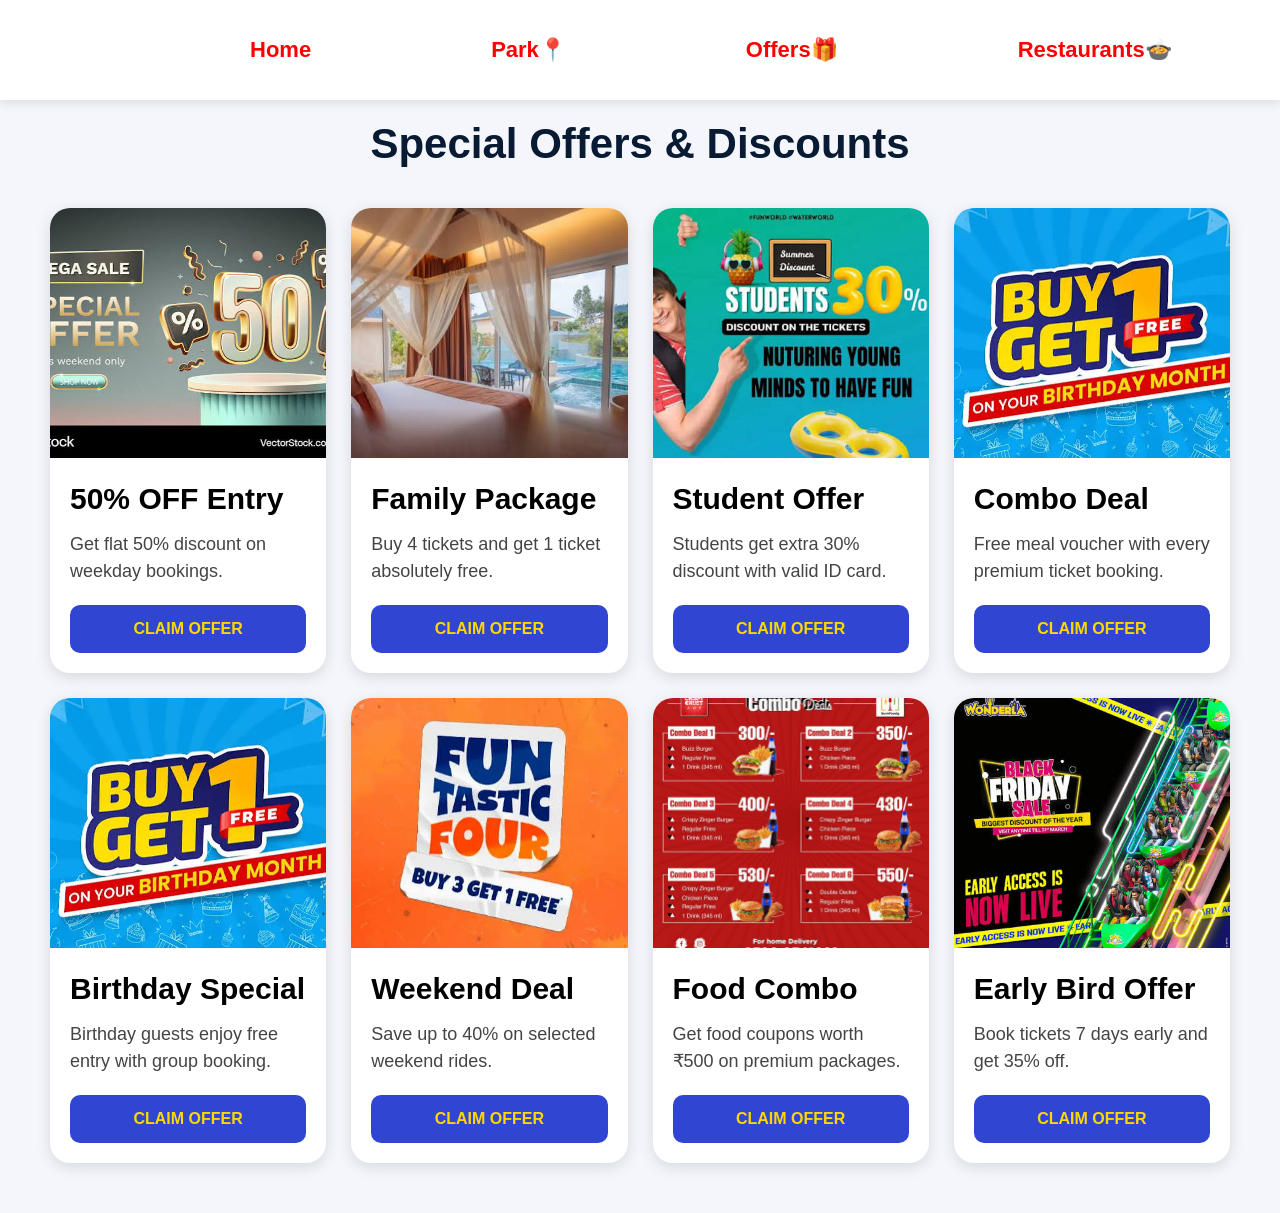
<file: offers.html>
<!DOCTYPE html>
<html lang="en">
<head>
    <meta charset="UTF-8">
    <meta name="viewport" content="width=device-width, initial-scale=1.0">
    <title>Thrillera Offers</title>
    <link rel="stylesheet" href="OFFER.css">
</head>
<body>

<header>
    <nav>
        <ul>
            <li><a href="index.html">Home</a></li>
            <li><a href="park.html">Park📍</a></li>
            <li><a href="#">Offers🎁</a></li>
            <li><a href="restaurtant.html">Restaurants🍲</a></li>
            <li><a href="rides.html">Rides🎢</a></li>
        </ul>
    </nav>

    <div class="book-btn">
        <button>Book Tickets</button>
    </div>
</header>

<section class="offers-section">
    <h2 class="section-title">Special Offers & Discounts</h2>

    <div class="offers-container">

        <div class="offer-card">
            <img src="fifty.jpeg" alt="">
            <div class="offer-content">
                <h3>50% OFF Entry</h3>
                <p>Get flat 50% discount on weekday bookings.</p>
                <a href="#" class="offer-btn">CLAIM OFFER</a>
            </div>
        </div>

        <div class="offer-card">
            <img src="family package.jpeg" alt="">
            <div class="offer-content">
                <h3>Family Package</h3>
                <p>Buy 4 tickets and get 1 ticket absolutely free.</p>
                <a href="#" class="offer-btn">CLAIM OFFER</a>
            </div>
        </div>

        <div class="offer-card">
            <img src="students.jpeg" alt="">
            <div class="offer-content">
                <h3>Student Offer</h3>
                <p>Students get extra 30% discount with valid ID card.</p>
                <a href="#" class="offer-btn">CLAIM OFFER</a>
            </div>
        </div>

        <div class="offer-card">
            <img src="combo.jpeg" alt="">
            <div class="offer-content">
                <h3>Combo Deal</h3>
                <p>Free meal voucher with every premium ticket booking.</p>
                <a href="#" class="offer-btn">CLAIM OFFER</a>
            </div>
        </div>

        <div class="offer-card">
            <img src="birthday.jpeg" alt="">
            <div class="offer-content">
                <h3>Birthday Special</h3>
                <p>Birthday guests enjoy free entry with group booking.</p>
                <a href="#" class="offer-btn">CLAIM OFFER</a>
            </div>
        </div>

        <div class="offer-card">
            <img src="deal.jpeg" alt="">
            <div class="offer-content">
                <h3>Weekend Deal</h3>
                <p>Save up to 40% on selected weekend rides.</p>
                <a href="#" class="offer-btn">CLAIM OFFER</a>
            </div>
        </div>

        <div class="offer-card">
            <img src="food.jpeg" alt="">
            <div class="offer-content">
                <h3>Food Combo</h3>
                <p>Get food coupons worth ₹500 on premium packages.</p>
                <a href="#" class="offer-btn">CLAIM OFFER</a>
            </div>
        </div>

        <div class="offer-card">
            <img src="early.jpeg" alt="">
            <div class="offer-content">
                <h3>Early Bird Offer</h3>
                <p>Book tickets 7 days early and get 35% off.</p>
                <a href="#" class="offer-btn">CLAIM OFFER</a>
            </div>
        </div>

    </div>
</section>

</body>
</html>
</file>
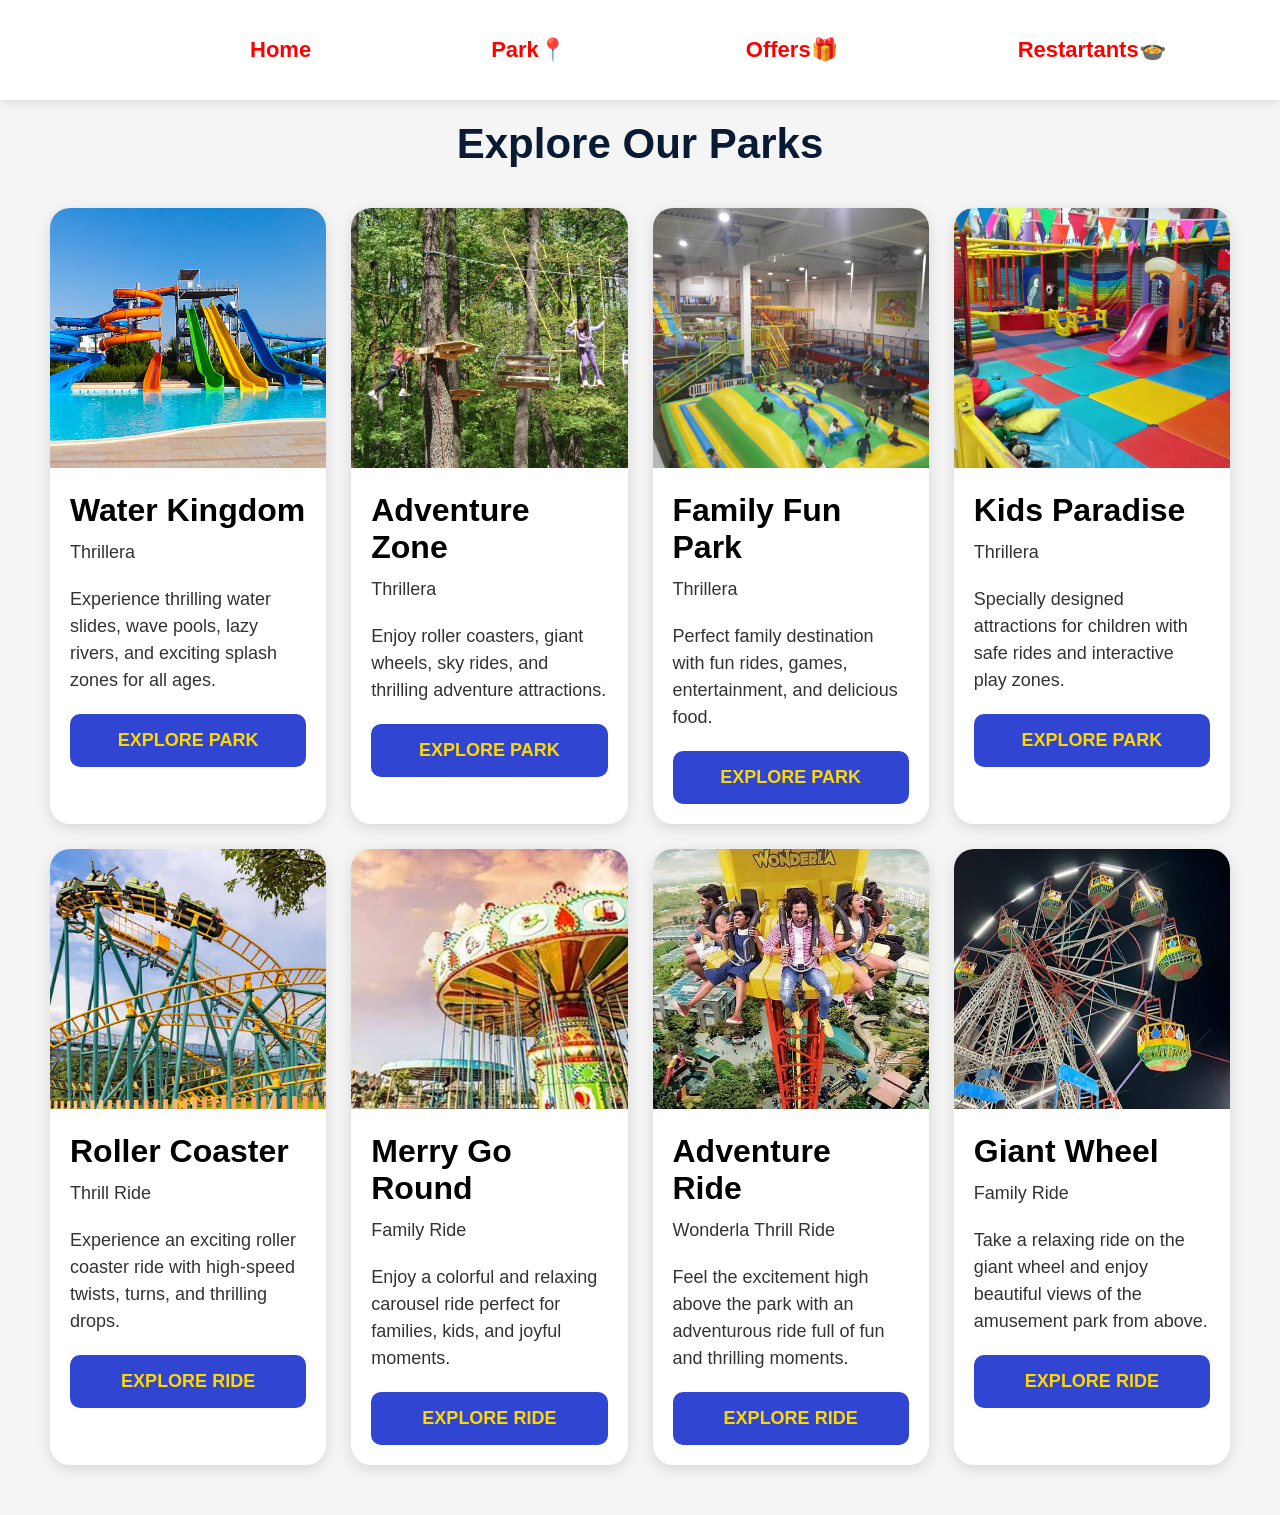
<file: park.html>
<!doctype html>
<html lang="en">
  <head>
    <meta charset="UTF-8" />
    <meta name="viewport" content="width=device-width, initial-scale=1.0" />
    <title>Thrillera</title>
    <link rel="stylesheet" href="book.css" />
  </head>
  <body>
    <header>
     
      </div>
      <nav>
        <ul>
          <li><a href="index.html">Home</a></li>
          <li><a href="#">Park📍</a></li>
          <li><a href="offers.html">Offers🎁</a></li>
          <li><a href="restaurtant.html">Restartants🍲</a></li>
          <!-- <li><a href="#">Events</a></li>
          <li><a href="#">Tickets</a></li> -->
          <li><a href="rides.html">Rides🎢</a></li>
    
        </ul>
      </nav>
      <div class="book-btn">
        <button>Book Tickets</button>
      </div>
    </header>
    <section class="parks-section">
    <h2 class="section-title">Explore Our Parks</h2>

    <div class="parks-container">

        <div class="park-card">
            <img src="waterpark.jpg" alt="Water Park">
            <div class="park-content">
                <h3>Water Kingdom</h3>
                <p class="location">Thrillera</p>
                <p>
                    Experience thrilling water slides, wave pools, lazy rivers,
                    and exciting splash zones for all ages.
                </p>
                <a href="#" class="park-btn">EXPLORE PARK</a>
            </div>
        </div>

        <div class="park-card">
            <img src="adventurepark.jpg" alt="Adventure Park">
            <div class="park-content">
                <h3>Adventure Zone</h3>
                <p class="location">Thrillera</p>
                <p>
                    Enjoy roller coasters, giant wheels, sky rides,
                    and thrilling adventure attractions.
                </p>
                <a href="#" class="park-btn">EXPLORE PARK</a>
            </div>
        </div>

        <div class="park-card">
            <img src="family.jpg" alt="Family Park">
            <div class="park-content">
                <h3>Family Fun Park</h3>
                <p class="location">Thrillera</p>
                <p>
                    Perfect family destination with fun rides,
                    games, entertainment, and delicious food.
                </p>
                <a href="#" class="park-btn">EXPLORE PARK</a>
            </div>
        </div>

        <div class="park-card">
            <img src="kids.jpeg" alt="Kids Park">
            <div class="park-content">
                <h3>Kids Paradise</h3>
                <p class="location">Thrillera</p>
                <p>
                    Specially designed attractions for children with safe
                    rides and interactive play zones.
                </p>
                <a href="#" class="park-btn">EXPLORE PARK</a>
            </div>
        </div>
<div class="park-card"> 
    <img src="Tapel.jpeg" alt="Roller Coaster"> 
    <div class="park-content"> 
        <h3>Roller Coaster</h3> 
        <p class="location">Thrill Ride</p> 
        <p> 
            Experience an exciting roller coaster ride with 
            high-speed twists, turns, and thrilling drops. 
        </p> 
        <a href="#" class="park-btn">EXPLORE RIDE</a> 
    </div> 
</div> 

<div class="park-card"> 
    <img src="jaint.jpeg" alt="Merry Go Round"> 
    <div class="park-content"> 
        <h3>Merry Go Round</h3> 
        <p class="location">Family Ride</p> 
        <p> 
            Enjoy a colorful and relaxing carousel ride 
            perfect for families, kids, and joyful moments. 
        </p> 
        <a href="#" class="park-btn">EXPLORE RIDE</a> 
    </div> 
</div> 

<div class="park-card"> 
    <img src="Bike.jpeg" alt="Adventure Ride"> 
    <div class="park-content"> 
        <h3>Adventure Ride</h3> 
        <p class="location">Wonderla Thrill Ride</p> 
        <p> 
            Feel the excitement high above the park with 
            an adventurous ride full of fun and thrilling moments. 
        </p> 
        <a href="#" class="park-btn">EXPLORE RIDE</a> 
    </div> 
</div> 

<div class="park-card"> 
    <img src="Gaint.jpeg" alt="Giant Wheel"> 
    <div class="park-content"> 
        <h3>Giant Wheel</h3> 
        <p class="location">Family Ride</p> 
        <p> 
            Take a relaxing ride on the giant wheel and enjoy 
            beautiful views of the amusement park from above. 
        </p> 
        <a href="#" class="park-btn">EXPLORE RIDE</a> 
    </div> 
</div>
    </div>
</section>
</file>
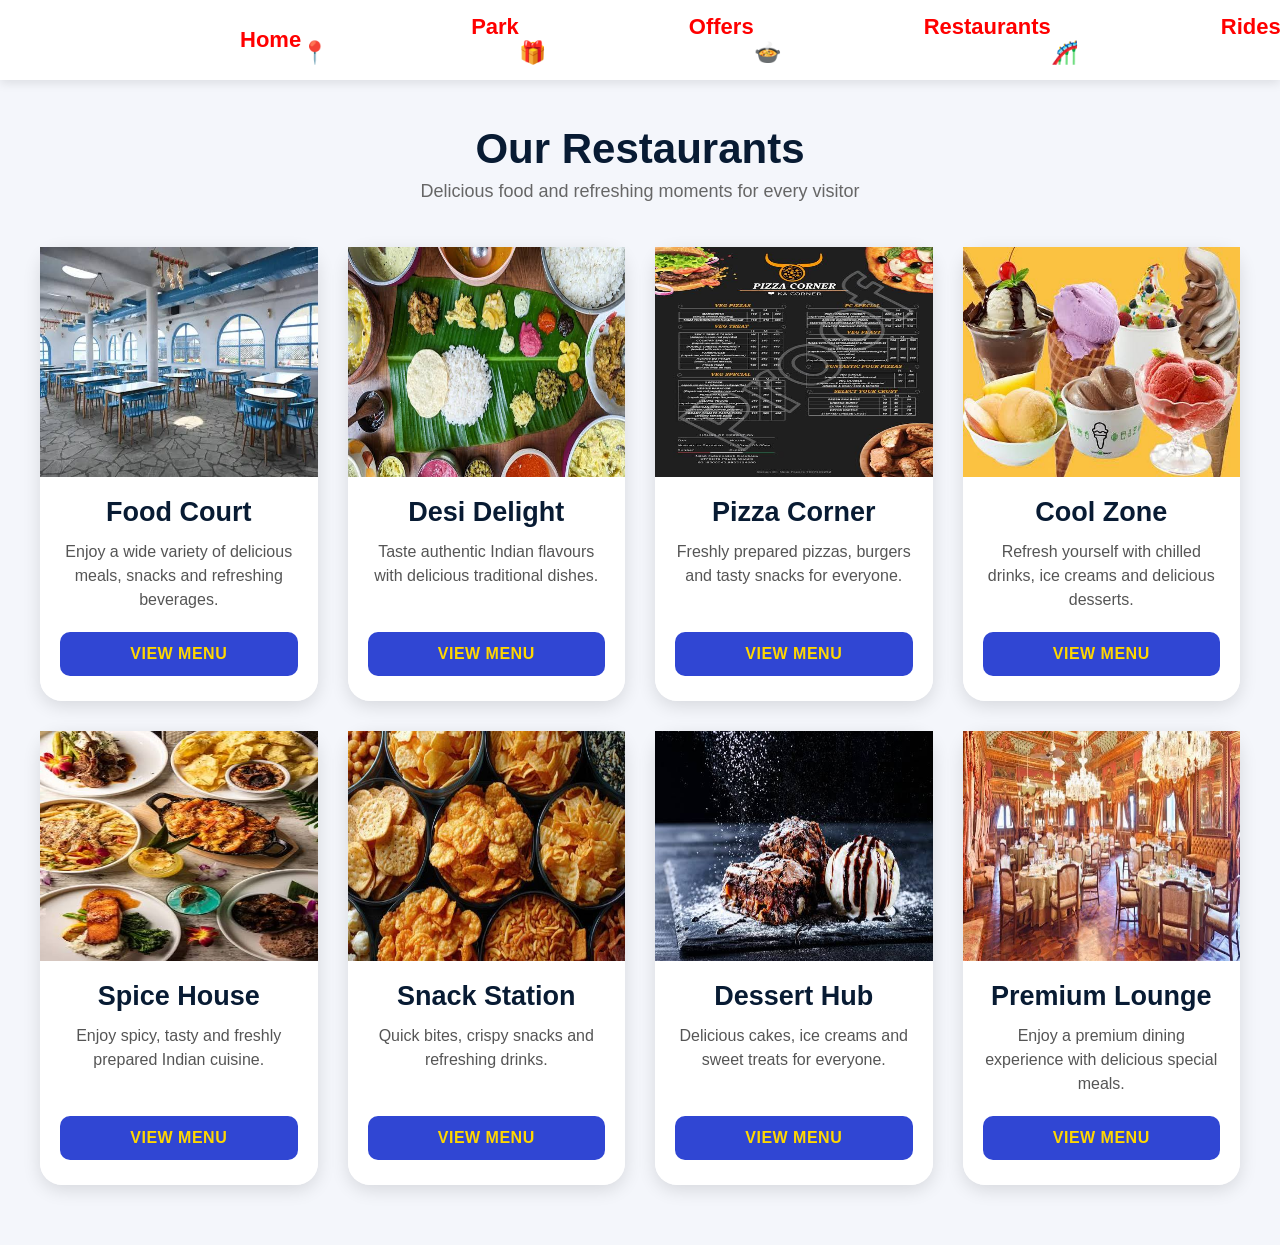
<file: restaurtant.html>
<!DOCTYPE html>
<html lang="en">

<head>
    <meta charset="UTF-8">
    <meta name="viewport" content="width=device-width, initial-scale=1.0">

    <title>Thrillera Restaurants</title>

    <link rel="stylesheet" href="restaurant.css">
</head>

<body>


<!-- ================= HEADER ================= -->

<header>

    <nav>
        <ul>

            <li>
                <a href="index.html">Home</a>
            </li>

            <li>
                <a href="park.html">Park📍</a>
            </li>

            <li>
                <a href="offers.html">Offers🎁</a>
            </li>

            <li>
                <a href="#">Restaurants🍲</a>
            </li>

            <li>
                <a href="rides.html">Rides🎢</a>
            </li>

        </ul>
    </nav>


    <div class="book-btn">
        <button>Book Tickets</button>
    </div>

</header>



<!-- ================= RESTAURANT SECTION ================= -->

<section class="restaurant-section">


    <h2 class="section-title">
        Our Restaurants
    </h2>


    <p class="section-subtitle">
        Delicious food and refreshing moments for every visitor
    </p>



    <!-- ================= 8 RESTAURANT CARDS ================= -->

    <div class="restaurant-container">


        <!-- ================= RESTAURANT 1 ================= -->

        <div class="restaurant-card">

            <div class="restaurant-image"
                 style="--restaurant-image:url('big\ c.jpeg');">

                <div class="image-tiles">

                    <span style="--pos:0 0;"></span>
                    <span style="--pos:50% 0;"></span>
                    <span style="--pos:100% 0;"></span>

                    <span style="--pos:0 50%;"></span>
                    <span style="--pos:50% 50%;"></span>
                    <span style="--pos:100% 50%;"></span>

                    <span style="--pos:0 100%;"></span>
                    <span style="--pos:50% 100%;"></span>
                    <span style="--pos:100% 100%;"></span>

                </div>

            </div>


            <div class="restaurant-content">

                <h3>Food Court</h3>

                <p>
                    Enjoy a wide variety of delicious meals,
                    snacks and refreshing beverages.
                </p>

                <a href="#" class="restaurant-btn">
                    VIEW MENU
                </a>

            </div>

        </div>



        <!-- ================= RESTAURANT 2 ================= -->

        <div class="restaurant-card">

            <div class="restaurant-image"
                 style="--restaurant-image:url('Traditional.jpeg');">

                <div class="image-tiles">

                    <span style="--pos:0 0;"></span>
                    <span style="--pos:50% 0;"></span>
                    <span style="--pos:100% 0;"></span>

                    <span style="--pos:0 50%;"></span>
                    <span style="--pos:50% 50%;"></span>
                    <span style="--pos:100% 50%;"></span>

                    <span style="--pos:0 100%;"></span>
                    <span style="--pos:50% 100%;"></span>
                    <span style="--pos:100% 100%;"></span>

                </div>

            </div>


            <div class="restaurant-content">

                <h3>Desi Delight</h3>

                <p>
                    Taste authentic Indian flavours with
                    delicious traditional dishes.
                </p>

                <a href="#" class="restaurant-btn">
                    VIEW MENU
                </a>

            </div>

        </div>



        <!-- ================= RESTAURANT 3 ================= -->

        <div class="restaurant-card">

            <div class="restaurant-image"
                 style="--restaurant-image:url('corner.jpeg');">

                <div class="image-tiles">

                    <span style="--pos:0 0;"></span>
                    <span style="--pos:50% 0;"></span>
                    <span style="--pos:100% 0;"></span>

                    <span style="--pos:0 50%;"></span>
                    <span style="--pos:50% 50%;"></span>
                    <span style="--pos:100% 50%;"></span>

                    <span style="--pos:0 100%;"></span>
                    <span style="--pos:50% 100%;"></span>
                    <span style="--pos:100% 100%;"></span>

                </div>

            </div>


            <div class="restaurant-content">

                <h3>Pizza Corner</h3>

                <p>
                    Freshly prepared pizzas, burgers and
                    tasty snacks for everyone.
                </p>

                <a href="#" class="restaurant-btn">
                    VIEW MENU
                </a>

            </div>

        </div>



        <!-- ================= RESTAURANT 4 ================= -->

        <div class="restaurant-card">

            <div class="restaurant-image"
                 style="--restaurant-image:url('ice\ shop.jpeg');">

                <div class="image-tiles">

                    <span style="--pos:0 0;"></span>
                    <span style="--pos:50% 0;"></span>
                    <span style="--pos:100% 0;"></span>

                    <span style="--pos:0 50%;"></span>
                    <span style="--pos:50% 50%;"></span>
                    <span style="--pos:100% 50%;"></span>

                    <span style="--pos:0 100%;"></span>
                    <span style="--pos:50% 100%;"></span>
                    <span style="--pos:100% 100%;"></span>

                </div>

            </div>


            <div class="restaurant-content">

                <h3>Cool Zone</h3>

                <p>
                    Refresh yourself with chilled drinks,
                    ice creams and delicious desserts.
                </p>

                <a href="#" class="restaurant-btn">
                    VIEW MENU
                </a>

            </div>

        </div>



        <!-- ================= RESTAURANT 5 ================= -->

        <div class="restaurant-card">

            <div class="restaurant-image"
                 style="--restaurant-image:url('spice.jpeg');">

                <div class="image-tiles">

                    <span style="--pos:0 0;"></span>
                    <span style="--pos:50% 0;"></span>
                    <span style="--pos:100% 0;"></span>

                    <span style="--pos:0 50%;"></span>
                    <span style="--pos:50% 50%;"></span>
                    <span style="--pos:100% 50%;"></span>

                    <span style="--pos:0 100%;"></span>
                    <span style="--pos:50% 100%;"></span>
                    <span style="--pos:100% 100%;"></span>

                </div>

            </div>


            <div class="restaurant-content">

                <h3>Spice House</h3>

                <p>
                    Enjoy spicy, tasty and freshly prepared
                    Indian cuisine.
                </p>

                <a href="#" class="restaurant-btn">
                    VIEW MENU
                </a>

            </div>

        </div>



        <!-- ================= RESTAURANT 6 ================= -->

        <div class="restaurant-card">

            <div class="restaurant-image"
                 style="--restaurant-image:url('snack.jpeg');">

                <div class="image-tiles">

                    <span style="--pos:0 0;"></span>
                    <span style="--pos:50% 0;"></span>
                    <span style="--pos:100% 0;"></span>

                    <span style="--pos:0 50%;"></span>
                    <span style="--pos:50% 50%;"></span>
                    <span style="--pos:100% 50%;"></span>

                    <span style="--pos:0 100%;"></span>
                    <span style="--pos:50% 100%;"></span>
                    <span style="--pos:100% 100%;"></span>

                </div>

            </div>


            <div class="restaurant-content">

                <h3>Snack Station</h3>

                <p>
                    Quick bites, crispy snacks and
                    refreshing drinks.
                </p>

                <a href="#" class="restaurant-btn">
                    VIEW MENU
                </a>

            </div>

        </div>



        <!-- ================= RESTAURANT 7 ================= -->

        <div class="restaurant-card">

            <div class="restaurant-image"
                 style="--restaurant-image:url('brown.jpeg');">

                <div class="image-tiles">

                    <span style="--pos:0 0;"></span>
                    <span style="--pos:50% 0;"></span>
                    <span style="--pos:100% 0;"></span>

                    <span style="--pos:0 50%;"></span>
                    <span style="--pos:50% 50%;"></span>
                    <span style="--pos:100% 50%;"></span>

                    <span style="--pos:0 100%;"></span>
                    <span style="--pos:50% 100%;"></span>
                    <span style="--pos:100% 100%;"></span>

                </div>

            </div>


            <div class="restaurant-content">

                <h3>Dessert Hub</h3>

                <p>
                    Delicious cakes, ice creams and
                    sweet treats for everyone.
                </p>

                <a href="#" class="restaurant-btn">
                    VIEW MENU
                </a>

            </div>

        </div>



        <!-- ================= RESTAURANT 8 ================= -->

        <div class="restaurant-card">

            <div class="restaurant-image"
                 style="--restaurant-image:url('Premium.jpeg');">

                <div class="image-tiles">

                    <span style="--pos:0 0;"></span>
                    <span style="--pos:50% 0;"></span>
                    <span style="--pos:100% 0;"></span>

                    <span style="--pos:0 50%;"></span>
                    <span style="--pos:50% 50%;"></span>
                    <span style="--pos:100% 50%;"></span>

                    <span style="--pos:0 100%;"></span>
                    <span style="--pos:50% 100%;"></span>
                    <span style="--pos:100% 100%;"></span>

                </div>

            </div>


            <div class="restaurant-content">

                <h3>Premium Lounge</h3>

                <p>
                    Enjoy a premium dining experience
                    with delicious special meals.
                </p>

                <a href="#" class="restaurant-btn">
                    VIEW MENU
                </a>

            </div>

        </div>


    </div>

</section>


</body>
</html>
</file>
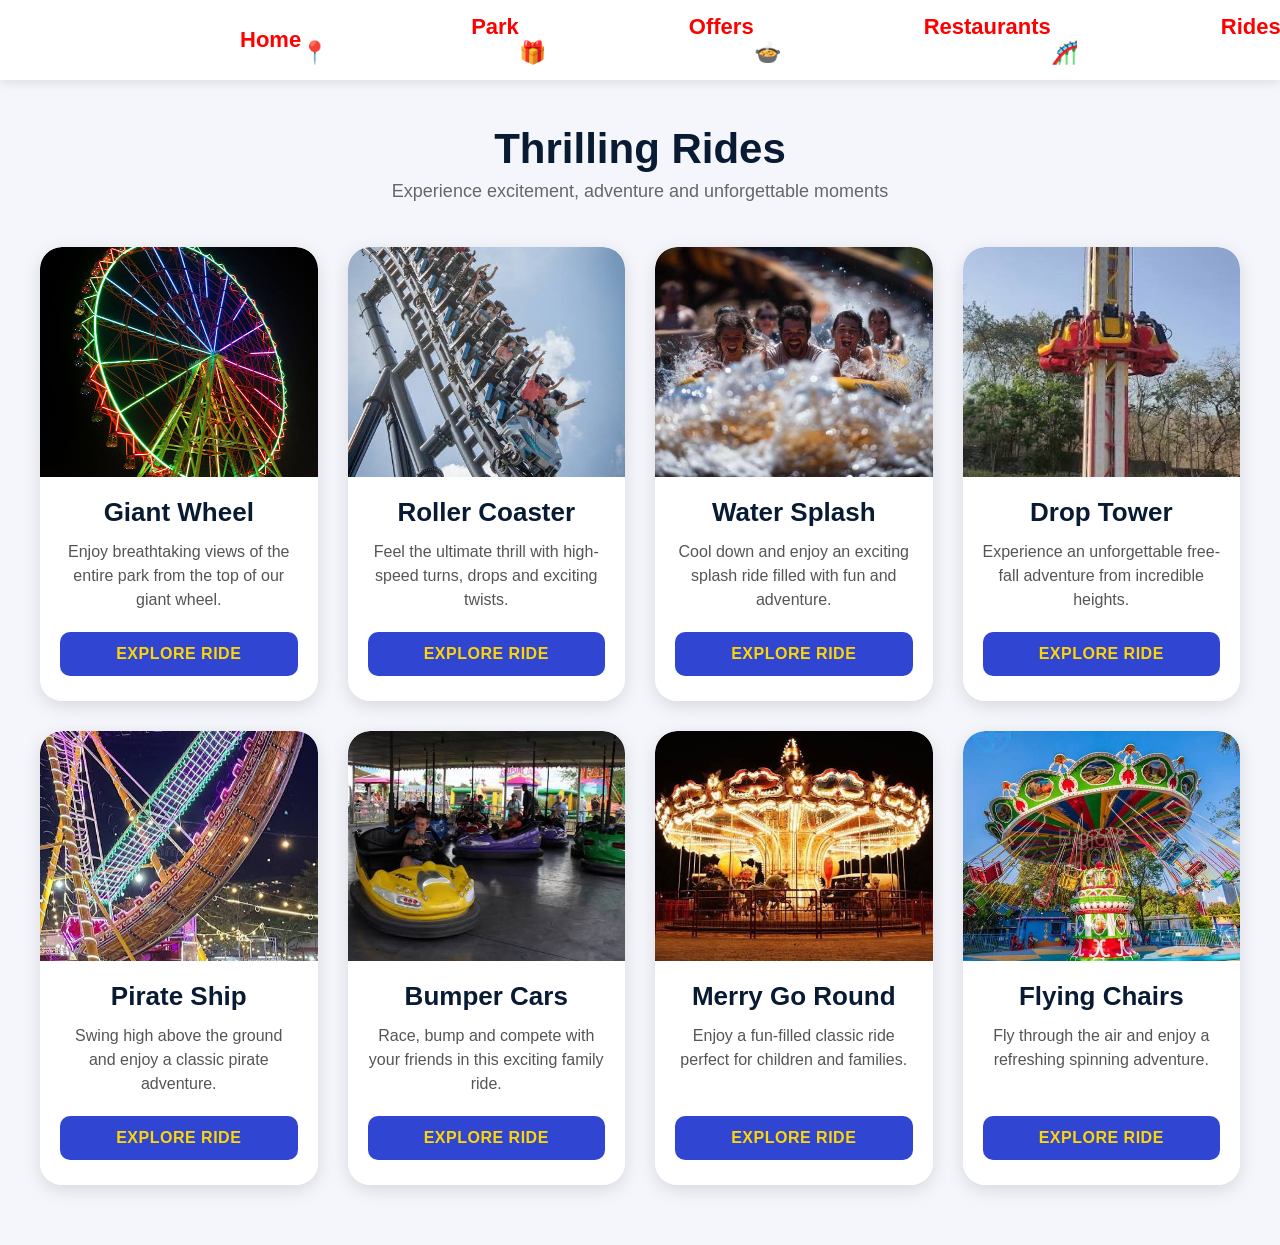
<file: rides.html>
<!DOCTYPE html>
<html lang="en">

<head>
    <meta charset="UTF-8">
    <meta name="viewport" content="width=device-width, initial-scale=1.0">

    <title>Thrillera Rides</title>

    <link rel="stylesheet" href="RIDES.css">
</head>

<body>


<!-- ================= HEADER ================= -->

<header>

    <nav>
        <ul>

            <li>
                <a href="index.html">Home</a>
            </li>

            <li>
                <a href="park.html">Park📍</a>
            </li>

            <li>
                <a href="offers.html">Offers🎁</a>
            </li>

            <li>
                <a href="restaurtant.html">Restaurants🍲</a>
            </li>

            <li>
                <a href="#">Rides🎢</a>
            </li>

        </ul>
    </nav>


    <div class="book-btn">
        <button>Book Tickets</button>
    </div>

</header>



<!-- ================= RIDES SECTION ================= -->

<section class="rides-section">


    <h2 class="section-title">
        Thrilling Rides
    </h2>


    <p class="section-subtitle">
        Experience excitement, adventure and unforgettable moments
    </p>



    <!-- ================= RIDES CONTAINER ================= -->

    <div class="rides-container">


        <!-- ================= RIDE 1 ================= -->

        <div class="ride-card">

            <img src="Gaints.jpeg" alt="Giant Wheel">

            <div class="ride-content">

                <h3>Giant Wheel</h3>

                <p>
                    Enjoy breathtaking views of the entire
                    park from the top of our giant wheel.
                </p>

                <a href="#" class="ride-btn">
                    EXPLORE RIDE
                </a>

            </div>

        </div>



        <!-- ================= RIDE 2 ================= -->

        <div class="ride-card">

            <img src="rollers.jpeg" alt="Roller Coaster">

            <div class="ride-content">

                <h3>Roller Coaster</h3>

                <p>
                    Feel the ultimate thrill with high-speed
                    turns, drops and exciting twists.
                </p>

                <a href="#" class="ride-btn">
                    EXPLORE RIDE
                </a>

            </div>

        </div>



        <!-- ================= RIDE 3 ================= -->

        <div class="ride-card">

            <img src="waterride.jpeg" alt="Water Ride">

            <div class="ride-content">

                <h3>Water Splash</h3>

                <p>
                    Cool down and enjoy an exciting splash
                    ride filled with fun and adventure.
                </p>

                <a href="#" class="ride-btn">
                    EXPLORE RIDE
                </a>

            </div>

        </div>



        <!-- ================= RIDE 4 ================= -->

        <div class="ride-card">

            <img src="Drop.jpeg" alt="Drop Tower">

            <div class="ride-content">

                <h3>Drop Tower</h3>

                <p>
                    Experience an unforgettable free-fall
                    adventure from incredible heights.
                </p>

                <a href="#" class="ride-btn">
                    EXPLORE RIDE
                </a>

            </div>

        </div>



        <!-- ================= RIDE 5 ================= -->

        <div class="ride-card">

            <img src="ship.jpeg" alt="Pirate Ship">

            <div class="ride-content">

                <h3>Pirate Ship</h3>

                <p>
                    Swing high above the ground and enjoy
                    a classic pirate adventure.
                </p>

                <a href="#" class="ride-btn">
                    EXPLORE RIDE
                </a>

            </div>

        </div>



        <!-- ================= RIDE 6 ================= -->

        <div class="ride-card">

            <img src="cars.jpeg" alt="Bumper Cars">

            <div class="ride-content">

                <h3>Bumper Cars</h3>

                <p>
                    Race, bump and compete with your friends
                    in this exciting family ride.
                </p>

                <a href="#" class="ride-btn">
                    EXPLORE RIDE
                </a>

            </div>

        </div>



        <!-- ================= RIDE 7 ================= -->

        <div class="ride-card">

            <img src="mery.jpeg" alt="Merry Go Round">

            <div class="ride-content">

                <h3>Merry Go Round</h3>

                <p>
                    Enjoy a fun-filled classic ride perfect
                    for children and families.
                </p>

                <a href="#" class="ride-btn">
                    EXPLORE RIDE
                </a>

            </div>

        </div>



        <!-- ================= RIDE 8 ================= -->

        <div class="ride-card">

            <img src="fly.jpeg" alt="Flying Chairs">

            <div class="ride-content">

                <h3>Flying Chairs</h3>

                <p>
                    Fly through the air and enjoy a refreshing
                    spinning adventure.
                </p>

                <a href="#" class="ride-btn">
                    EXPLORE RIDE
                </a>

            </div>

        </div>


    </div>

</section>


</body>
</html>
</file>
<file: OFFER.css>
*{ 
    margin:0; 
    padding:0; 
    box-sizing:border-box; 
    font-family:'Poppins',sans-serif; 
} 
 
body{ 
    background:#f4f6fb; 
    overflow-x:hidden; 
} 


/* =========================================================
   HEADER
   ========================================================= */

header{ 
    position:fixed; 
    top:0; 
    left:0; 
    width:100%; 
    display:flex; 
    justify-content:space-between; 
    align-items:center; 
    padding:20px 70px; 
    background:#fff; 
    box-shadow:0 3px 10px rgba(0,0,0,0.1); 
    z-index:1000; 
} 


/* =========================================================
   NAVIGATION
   ========================================================= */

nav ul{ 
    display:flex; 
    list-style:none; 
    align-items:center;
} 
 
nav ul li a{ 
    display:block;
    text-decoration:none; 
    color:red; 
    font-size:22px; 
    font-weight:600; 
    margin-left:180px; 
    text-align:center;
    white-space:nowrap;
} 
 
nav ul li a:hover{ 
    color:#FFD54F; 
    font-family:lucida handwriting; 
} 


/* =========================================================
   BOOK BUTTON
   ========================================================= */

.book-btn button{ 
    background:#FFD54F; 
    border:none; 
    padding:15px 25px; 
    border-radius:8px; 
    font-weight:bold; 
    cursor:pointer; 
    transition:0.3s;
} 

.book-btn button:hover{
    transform:translateY(-4px);
}


/* =========================================================
   OFFERS SECTION
   ========================================================= */

.offers-section{ 
    padding:120px 50px 50px; 
} 
 
.section-title{ 
    text-align:center; 
    font-size:42px; 
    color:#081b33; 
    margin-bottom:40px; 
} 


/* =========================================================
   OFFERS GRID
   ========================================================= */

.offers-container{ 
    display:grid; 
    grid-template-columns:repeat(4,1fr); 
    gap:25px; 
} 


/* =========================================================
   OFFER CARD
   ========================================================= */

.offer-card{ 
    background:#fff; 
    border-radius:20px; 
    overflow:hidden; 
    box-shadow:0 4px 15px rgba(0,0,0,0.12); 
    transition:0.5s; 
} 
 
.offer-card:hover{ 
    transform:translateY(-10px); 
} 


/* =========================================================
   OFFER IMAGE
   ========================================================= */

.offer-card img{ 
    width:100%; 
    height:250px; 
    object-fit:cover; 
    transition:transform 0.8s ease; 
    cursor:pointer; 
} 
 
.offer-card:hover img{ 
    transform:scale(1.2); 
} 


/* =========================================================
   OFFER CONTENT
   ========================================================= */

.offer-content{ 
    padding:20px; 
} 
 
.offer-content h3{ 
    font-size:30px; 
    margin-bottom:15px; 
} 
 
.offer-content p{ 
    font-size:18px; 
    color:#444; 
    line-height:1.5; 
    margin-bottom:20px; 
} 


/* =========================================================
   OFFER BUTTON
   ========================================================= */

.offer-btn{ 
    display:block; 
    width:100%; 
    text-align:center; 
    background:#3046d3; 
    color:#FFD700; 
    text-decoration:none; 
    padding:15px; 
    border-radius:10px; 
    font-weight:700; 
    transition:0.3s;
} 
 
.offer-btn:hover{ 
    background:#1f35b7; 
} 


/* =========================================================
   FLOATING ANIMATION
   ========================================================= */

@keyframes floatCard{ 
    0%{ 
        transform:translateY(0px); 
    } 
    
    50%{ 
        transform:translateY(-8px); 
    } 
    
    100%{ 
        transform:translateY(0px); 
    } 
} 


/* =========================================================
   TABLET RESPONSIVENESS
   1000px AND BELOW
   ========================================================= */

@media(max-width:1000px){ 

    /* ================= HEADER ================= */

    header{
        width:100%;
        padding:12px 25px;
        min-height:50px;
        display:flex;
        justify-content:center;
        align-items:center;
    }

    nav{
        width:100%;
        display:block;
    }

    nav ul{
        width:100%;
        display:flex;
        justify-content:space-between;
        align-items:center;
        gap:0;
        margin:0;
        padding:0;
    }

    nav ul li{
        flex:1;
        margin:0;
        padding:0;
        text-align:center;
    }

    nav ul li a{
        display:block;
        margin:0;
        padding:5px;
        font-size:16px;
        font-weight:600;
        text-align:center;
        white-space:nowrap;
    }

    nav ul li a:hover{
        font-size:17px;
    }

    .book-btn{
        display:none;
    }


    /* ================= OFFERS ================= */

    .offers-section{
        padding:100px 30px 40px;
    }

    .section-title{
        font-size:36px;
        margin-bottom:30px;
    }

    .offers-container{ 
        grid-template-columns:repeat(2,1fr); 
        gap:20px;
    }

    .offer-card img{
        height:230px;
    }

    .offer-content{
        padding:18px;
    }

    .offer-content h3{
        font-size:27px;
        margin-bottom:12px;
    }

    .offer-content p{
        font-size:16px;
        line-height:1.5;
    }

    .offer-btn{
        padding:14px;
        font-size:16px;
    }
} 


/* =========================================================
   MOBILE RESPONSIVENESS
   468px AND BELOW
   ========================================================= */

@media(max-width:468px){ 

    /* ================= HEADER ================= */

    header{
        position:fixed;
        top:0;
        left:0;
        width:100%;
        min-height:45px;
        padding:8px 10px;
        display:flex;
        justify-content:center;
        align-items:center;
        background:#fff;
        z-index:1000;
    }

    nav{
        display:block;
        width:100%;
    }

    nav ul{
        width:100%;
        display:flex;
        justify-content:space-between;
        align-items:center;
        gap:0;
        margin:0;
        padding:0;
    }

    nav ul li{
        flex:1;
        margin:0;
        padding:0;
        text-align:center;
    }

    nav ul li a{
        display:block;
        margin:0;
        padding:2px 1px;
        font-size:13px;
        font-weight:600;
        line-height:1.2;
        text-align:center;
        white-space:nowrap;
        color:red;
    }

    nav ul li a:hover{
        font-size:14px;
        color:#FFD54F;
    }

    .book-btn{
        display:none;
    }


    /* ================= OFFERS ================= */

    .offers-section{
        padding:75px 15px 30px;
    }

    .section-title{
        font-size:30px;
        margin-bottom:25px;
    }

    .offers-container{ 
        grid-template-columns:1fr; 
        gap:20px;
    }

    .offer-card{
        width:100%;
        border-radius:18px;
    }

    .offer-card img{ 
        width:100%;
        height:220px;
    }

    .offer-content{
        padding:18px;
    }

    .offer-content h3{ 
        font-size:25px;
        margin-bottom:10px;
    } 
 
    .offer-content p{ 
        font-size:15px;
        line-height:1.5;
        margin-bottom:18px;
    }

    .offer-btn{ 
        padding:13px;
        font-size:16px;
        border-radius:9px;
    }
} 


/* =========================================================
   SMALL MOBILE
   360px AND BELOW
   ========================================================= */

@media(max-width:360px){

    /* ================= HEADER ================= */

    header{
        padding:7px 5px;
        min-height:40px;
    }

    nav ul li a{
        font-size:11px;
        padding:2px 0;
    }

    nav ul li a:hover{
        font-size:12px;
    }


    /* ================= OFFERS ================= */

    .offers-section{
        padding:70px 10px 25px;
    }

    .section-title{
        font-size:26px;
        margin-bottom:20px;
    }

    .offers-container{
        gap:15px;
    }

    .offer-card img{
        height:190px;
    }

    .offer-content{
        padding:15px;
    }

    .offer-content h3{
        font-size:22px;
    }

    .offer-content p{
        font-size:14px;
    }

    .offer-btn{
        padding:12px;
        font-size:15px;
    }
}
</file>
<file: book.css>
*{ 
    margin:0; 
    padding:0; 
    box-sizing:border-box; 
    font-family:'Poppins',sans-serif; 
} 
 
body{ 
    background:#f4f6fb; 
    overflow-x:hidden; 
} 


/* =========================================================
   HEADER
   ========================================================= */

header{ 
    position:fixed; 
    top:0; 
    left:0; 
    width:100%; 
    display:flex; 
    justify-content:space-between; 
    align-items:center; 
    padding:20px 70px; 
    background:#fff; 
    box-shadow:0 3px 10px rgba(0,0,0,0.1); 
    z-index:1000; 
} 


/* =========================================================
   NAVIGATION
   ========================================================= */

nav ul{ 
    display:flex; 
    list-style:none; 
    align-items:center;
} 
 
nav ul li a{ 
    display:block;
    text-decoration:none; 
    color:red; 
    font-size:22px; 
    font-weight:600; 
    margin-left:180px; 
    text-align:center;
    white-space:nowrap;
} 
 
nav ul li a:hover{ 
    color:#FFD54F; 
    font-family:lucida handwriting; 
} 


/* =========================================================
   BOOK BUTTON
   ========================================================= */

.book-btn button{ 
    background:#FFD54F; 
    border:none; 
    padding:15px 25px; 
    border-radius:8px; 
    font-weight:bold; 
    cursor:pointer; 
    transition:0.3s;
} 

.book-btn button:hover{
    transform:translateY(-4px);
}


/* =========================================================
   PARKS SECTION
   ========================================================= */

.parks-section{ 
    padding:120px 50px 50px; 
    background:#f5f5f5; 
} 
 
.section-title{ 
    text-align:center; 
    font-size:42px; 
    margin-bottom:40px; 
    color:#081b33; 
} 


/* =========================================================
   PARKS CONTAINER
   ========================================================= */

.parks-container{ 
    display:grid; 
    grid-template-columns:repeat(4,1fr); 
    gap:25px; 
} 


/* =========================================================
   PARK CARD
   ========================================================= */

.park-card{ 
    background:#fff; 
    border-radius:20px; 
    overflow:hidden; 
    box-shadow:0 4px 15px rgba(0,0,0,0.12); 
    transition:0.5s; 
    perspective:1000px; 
} 
 
.park-card:hover{ 
    transform:translateY(-8px); 
} 


/* =========================================================
   PARK IMAGE
   ========================================================= */

.park-card img{ 
    width:100%; 
    height:260px; 
    object-fit:cover; 
    transition:transform 1s ease; 
} 
 
.park-card:hover img{ 
    transform:rotateY(180deg) rotate(5deg) scale(1.08); 
} 


/* =========================================================
   PARK CONTENT
   ========================================================= */

.park-content{ 
    padding:20px; 
} 
 
.park-content h3{ 
    font-size:32px; 
    font-weight:700; 
    margin-bottom:10px; 
    color:#000; 
} 
 
.location{ 
    color:#777; 
    font-size:18px; 
    margin-bottom:12px; 
} 
 
.park-content p{ 
    font-size:18px; 
    line-height:1.5; 
    color:#333; 
    margin-bottom:20px; 
} 


/* =========================================================
   PARK BUTTON
   ========================================================= */

.park-btn{ 
    display:block; 
    width:100%; 
    text-align:center; 
    background:#3046d3; 
    color:#ffd700; 
    text-decoration:none; 
    padding:16px; 
    border-radius:10px; 
    font-weight:700; 
    font-size:18px; 
} 
 
.park-btn:hover{ 
    background:#1f35b7; 
} 


/* =========================================================
   OFFERS SECTION
   ========================================================= */

.offers-section{ 
    padding:120px 50px 50px; 
} 


/* =========================================================
   OFFERS CONTAINER
   ========================================================= */

.offers-container{ 
    display:grid; 
    grid-template-columns:repeat(4,1fr); 
    gap:25px; 
} 


/* =========================================================
   OFFER CARD
   ========================================================= */

.offer-card{ 
    background:#fff; 
    border-radius:20px; 
    overflow:hidden; 
    box-shadow:0 4px 15px rgba(0,0,0,0.12); 
    transition:0.5s; 
} 
 
.offer-card:hover{ 
    transform:translateY(-10px); 
} 


/* =========================================================
   OFFER IMAGE
   ========================================================= */

.offer-card img{ 
    width:100%; 
    height:250px; 
    object-fit:cover; 
    transition:transform 0.8s ease; 
    cursor:pointer; 
} 
 
.offer-card:hover img{ 
    transform:scale(1.2); 
} 


/* =========================================================
   OFFER CONTENT
   ========================================================= */

.offer-content{ 
    padding:20px; 
} 
 
.offer-content h3{ 
    font-size:30px; 
    margin-bottom:15px; 
} 
 
.offer-content p{ 
    font-size:18px; 
    color:#444; 
    line-height:1.5; 
    margin-bottom:20px; 
} 


/* =========================================================
   OFFER BUTTON
   ========================================================= */

.offer-btn{ 
    display:block; 
    width:100%; 
    text-align:center; 
    background:#3046d3; 
    color:#FFD700; 
    text-decoration:none; 
    padding:15px; 
    border-radius:10px; 
    font-weight:700; 
    transition:0.3s;
} 
 
.offer-btn:hover{ 
    background:#1f35b7; 
} 


/* =========================================================
   FLOATING ANIMATION
   ========================================================= */

@keyframes floatCard{ 
    0%{ 
        transform:translateY(0px); 
    } 
    
    50%{ 
        transform:translateY(-8px); 
    } 
    
    100%{ 
        transform:translateY(0px); 
    } 
} 


/* =========================================================
   TABLET RESPONSIVENESS
   1000px AND BELOW
   ========================================================= */

@media(max-width:1000px){ 

    /* ================= HEADER ================= */

    header{
        width:100%;
        padding:12px 25px;
        min-height:50px;
        display:flex;
        justify-content:center;
        align-items:center;
    }

    nav{
        width:100%;
        display:block;
    }

    nav ul{
        width:100%;
        display:flex;
        justify-content:space-between;
        align-items:center;
        gap:0;
        margin:0;
        padding:0;
    }

    nav ul li{
        flex:1;
        margin:0;
        padding:0;
        text-align:center;
    }

    nav ul li a{
        display:block;
        margin:0;
        padding:5px;
        font-size:16px;
        font-weight:600;
        text-align:center;
        white-space:nowrap;
    }

    nav ul li a:hover{
        font-size:17px;
    }

    .book-btn{
        display:none;
    }


    /* ================= PARKS ================= */

    .parks-section{
        padding:100px 30px 40px;
    }

    .parks-section .section-title{
        font-size:36px;
        margin-bottom:30px;
    }

    .parks-container{ 
        grid-template-columns:repeat(2,1fr); 
        gap:20px;
    }

    .park-card img{
        height:230px;
    }

    .park-content{
        padding:18px;
    }

    .park-content h3{
        font-size:27px;
    }

    .location{
        font-size:16px;
    }

    .park-content p{
        font-size:16px;
    }

    .park-btn{
        padding:14px;
        font-size:16px;
    }


    /* ================= OFFERS ================= */

    .offers-section{
        padding:100px 30px 40px;
    }

    .offers-section .section-title{
        font-size:36px;
        margin-bottom:30px;
    }

    .offers-container{ 
        grid-template-columns:repeat(2,1fr); 
        gap:20px;
    }

    .offer-card img{
        height:230px;
    }

    .offer-content{
        padding:18px;
    }

    .offer-content h3{
        font-size:27px;
        margin-bottom:12px;
    }

    .offer-content p{
        font-size:16px;
        line-height:1.5;
    }

    .offer-btn{
        padding:14px;
        font-size:16px;
    }
} 


/* =========================================================
   MOBILE RESPONSIVENESS
   468px AND BELOW
   ========================================================= */

@media(max-width:468px){ 

    /* ================= HEADER ================= */

    header{
        position:fixed;
        top:0;
        left:0;
        width:100%;
        min-height:45px;
        padding:8px 10px;
        display:flex;
        justify-content:center;
        align-items:center;
        background:#fff;
        z-index:1000;
    }

    nav{
        display:block;
        width:100%;
    }

    nav ul{
        width:100%;
        display:flex;
        justify-content:space-between;
        align-items:center;
        gap:0;
        margin:0;
        padding:0;
    }

    nav ul li{
        flex:1;
        margin:0;
        padding:0;
        text-align:center;
    }

    nav ul li a{
        display:block;
        margin:0;
        padding:2px 1px;
        font-size:13px;
        font-weight:600;
        line-height:1.2;
        text-align:center;
        white-space:nowrap;
        color:red;
    }

    nav ul li a:hover{
        font-size:14px;
        color:#FFD54F;
    }

    .book-btn{
        display:none;
    }


    /* ================= PARKS ================= */

    .parks-section{
        padding:75px 15px 30px;
    }

    .parks-section .section-title{
        font-size:30px;
        margin-bottom:25px;
    }

    .parks-container{ 
        grid-template-columns:1fr; 
        gap:20px;
    }

    .park-card{
        width:100%;
        border-radius:18px;
    }

    .park-card img{ 
        width:100%;
        height:220px;
    }

    .park-content{
        padding:18px;
    }

    .park-content h3{ 
        font-size:25px;
        margin-bottom:8px;
    } 
 
    .location{ 
        font-size:15px;
        margin-bottom:10px;
    } 
 
    .park-content p{ 
        font-size:15px;
        line-height:1.5;
        margin-bottom:18px;
    }

    .park-btn{ 
        padding:13px;
        font-size:16px;
        border-radius:9px;
    }


    /* ================= OFFERS ================= */

    .offers-section{
        padding:75px 15px 30px;
    }

    .offers-section .section-title{
        font-size:30px;
        margin-bottom:25px;
    }

    .offers-container{ 
        grid-template-columns:1fr; 
        gap:20px;
    }

    .offer-card{
        width:100%;
        border-radius:18px;
    }

    .offer-card img{ 
        width:100%;
        height:220px;
    }

    .offer-content{
        padding:18px;
    }

    .offer-content h3{ 
        font-size:25px;
        margin-bottom:10px;
    } 
 
    .offer-content p{ 
        font-size:15px;
        line-height:1.5;
        margin-bottom:18px;
    }

    .offer-btn{ 
        padding:13px;
        font-size:16px;
        border-radius:9px;
    }
} 


/* =========================================================
   SMALL MOBILE
   360px AND BELOW
   ========================================================= */

@media(max-width:360px){

    /* ================= HEADER ================= */

    header{
        padding:7px 5px;
        min-height:40px;
    }

    nav ul li a{
        font-size:11px;
        padding:2px 0;
    }

    nav ul li a:hover{
        font-size:12px;
    }


    /* ================= PARKS ================= */

    .parks-section{
        padding:70px 10px 25px;
    }

    .parks-section .section-title{
        font-size:26px;
        margin-bottom:20px;
    }

    .parks-container{
        gap:15px;
    }

    .park-card img{
        height:190px;
    }

    .park-content{
        padding:15px;
    }

    .park-content h3{
        font-size:22px;
    }

    .location{
        font-size:14px;
    }

    .park-content p{
        font-size:14px;
    }

    .park-btn{
        padding:12px;
        font-size:15px;
    }


    /* ================= OFFERS ================= */

    .offers-section{
        padding:70px 10px 25px;
    }

    .offers-section .section-title{
        font-size:26px;
        margin-bottom:20px;
    }

    .offers-container{
        gap:15px;
    }

    .offer-card img{
        height:190px;
    }

    .offer-content{
        padding:15px;
    }

    .offer-content h3{
        font-size:22px;
    }

    .offer-content p{
        font-size:14px;
    }

    .offer-btn{
        padding:12px;
        font-size:15px;
    }
}
</file>
<file: restaurant.css>
*{
    margin:0;
    padding:0;
    box-sizing:border-box;
    font-family:'Poppins',sans-serif;
}


/* =====================================================
   BODY
===================================================== */

body{
    background:#f4f6fb;
    overflow-x:hidden;
}


/* =====================================================
   HEADER
===================================================== */

header{
    position:fixed;
    top:0;
    left:0;

    width:100%;
    height:80px;

    display:flex;
    justify-content:space-between;
    align-items:center;

    padding:20px 70px;

    background:#ffffff;

    box-shadow:0 3px 10px rgba(0,0,0,0.10);

    z-index:1000;
}


/* =====================================================
   NAVIGATION
===================================================== */

nav ul{
    display:flex;
    align-items:center;
    list-style:none;
}

nav ul li a{
    text-decoration:none;

    color:red;

    font-size:22px;
    font-weight:600;

    margin-left:170px;

    transition:0.3s ease;
}

nav ul li a:hover{
    color:#FFD54F;
    font-family:lucida handwriting;
}


/* =====================================================
   BOOK TICKETS BUTTON
===================================================== */

.book-btn button{
    background:#FFD54F;

    color:#111;

    border:none;

    padding:14px 25px;

    border-radius:8px;

    font-size:16px;

    font-weight:bold;

    cursor:pointer;

    transition:0.3s ease;
}

.book-btn button:hover{
    background:#ffc928;

    transform:scale(1.05);
}


/* =====================================================
   RESTAURANT SECTION
===================================================== */

.restaurant-section{
    padding:125px 40px 60px;

    text-align:center;
}


/* =====================================================
   SECTION TITLE
===================================================== */

.section-title{
    font-size:42px;

    color:#081b33;

    margin-bottom:8px;

    font-weight:700;
}

.section-subtitle{
    font-size:18px;

    color:#666;

    margin-bottom:45px;
}


/* =====================================================
   8 RESTAURANTS
   4 COLUMNS × 2 ROWS
===================================================== */

.restaurant-container{

    width:100%;

    max-width:1250px;

    margin:0 auto;

    display:grid;

    grid-template-columns:
        repeat(4,1fr);

    gap:30px;

    align-items:stretch;
}


/* =====================================================
   RESTAURANT CARD
===================================================== */

.restaurant-card{

    width:100%;

    background:#ffffff;

    border-radius:22px;

    overflow:visible;

    position:relative;

    box-shadow:
        0 5px 18px rgba(0,0,0,0.12);

    transition:
        transform 0.5s ease,
        box-shadow 0.5s ease;

    animation:
        floatCard 4s ease-in-out infinite;
}


/* CARD HOVER */

.restaurant-card:hover{

    transform:translateY(-12px);

    box-shadow:
        0 15px 35px rgba(0,0,0,0.20);

    animation:none;
}


/* =====================================================
   FLOATING ANIMATION
===================================================== */

@keyframes floatCard{

    0%{
        transform:translateY(0);
    }

    50%{
        transform:translateY(-5px);
    }

    100%{
        transform:translateY(0);
    }

}


/* =====================================================
   IMAGE AREA
===================================================== */

.restaurant-image{

    width:100%;

    height:230px;

    position:relative;

    overflow:visible;

    --restaurant-image:url("restaurant1.jpeg");

    border-radius:
        22px 22px 0 0;
}


/* =====================================================
   3 × 3 IMAGE TILES
===================================================== */

.image-tiles{

    width:100%;
    height:100%;

    display:grid;

    grid-template-columns:
        repeat(3,1fr);

    grid-template-rows:
        repeat(3,1fr);

    gap:0;

    padding:0;

    transition:
        gap 0.6s ease,
        padding 0.6s ease;
}


/* =====================================================
   INDIVIDUAL IMAGE TILE
===================================================== */

.image-tiles span{

    display:block;

    background-image:
        var(--restaurant-image);

    background-size:
        300% 300%;

    background-repeat:
        no-repeat;

    background-position:
        var(--pos);

    border-radius:0;

    transition:
        transform 0.65s ease,
        border-radius 0.65s ease,
        box-shadow 0.65s ease;
}


/* =====================================================
   HOVER - CREATE GAPS
===================================================== */

.restaurant-card:hover .image-tiles{

    gap:7px;

    padding:7px;
}


/* =====================================================
   TILE 1 - TOP LEFT
===================================================== */

.restaurant-card:hover
.image-tiles span:nth-child(1){

    transform:
        rotate(-8deg)
        translate(-8px,-8px);

    border-radius:10px;
}


/* =====================================================
   TILE 2 - TOP CENTER
===================================================== */

.restaurant-card:hover
.image-tiles span:nth-child(2){

    transform:
        rotate(5deg)
        translateY(-10px);

    border-radius:10px;
}


/* =====================================================
   TILE 3 - TOP RIGHT
===================================================== */

.restaurant-card:hover
.image-tiles span:nth-child(3){

    transform:
        rotate(8deg)
        translate(8px,-8px);

    border-radius:10px;
}


/* =====================================================
   TILE 4 - MIDDLE LEFT
===================================================== */

.restaurant-card:hover
.image-tiles span:nth-child(4){

    transform:
        rotate(6deg)
        translateX(-10px);

    border-radius:10px;
}


/* =====================================================
   TILE 5 - CENTER
===================================================== */

.restaurant-card:hover
.image-tiles span:nth-child(5){

    transform:
        rotate(-4deg)
        scale(1.05);

    border-radius:12px;
}


/* =====================================================
   TILE 6 - MIDDLE RIGHT
===================================================== */

.restaurant-card:hover
.image-tiles span:nth-child(6){

    transform:
        rotate(-6deg)
        translateX(10px);

    border-radius:10px;
}


/* =====================================================
   TILE 7 - BOTTOM LEFT
===================================================== */

.restaurant-card:hover
.image-tiles span:nth-child(7){

    transform:
        rotate(8deg)
        translate(-8px,8px);

    border-radius:10px;
}


/* =====================================================
   TILE 8 - BOTTOM CENTER
===================================================== */

.restaurant-card:hover
.image-tiles span:nth-child(8){

    transform:
        rotate(-5deg)
        translateY(10px);

    border-radius:10px;
}


/* =====================================================
   TILE 9 - BOTTOM RIGHT
===================================================== */

.restaurant-card:hover
.image-tiles span:nth-child(9){

    transform:
        rotate(-8deg)
        translate(8px,8px);

    border-radius:10px;
}


/* =====================================================
   TILE SHADOW
===================================================== */

.restaurant-card:hover
.image-tiles span{

    box-shadow:
        0 4px 10px rgba(0,0,0,0.25);
}


/* =====================================================
   RESTAURANT CONTENT
===================================================== */

.restaurant-content{

    padding:20px 20px 25px;

    background:#ffffff;

    border-radius:
        0 0 22px 22px;
}


/* =====================================================
   RESTAURANT NAME
===================================================== */

.restaurant-content h3{

    font-size:27px;

    color:#081b33;

    margin-bottom:12px;
}


/* =====================================================
   DESCRIPTION
===================================================== */

.restaurant-content p{

    font-size:16px;

    color:#555;

    line-height:1.5;

    min-height:72px;

    margin-bottom:20px;
}


/* =====================================================
   VIEW MENU BUTTON
===================================================== */

.restaurant-btn{

    display:block;

    width:100%;

    padding:13px;

    text-align:center;

    background:#3046d3;

    color:#FFD700;

    text-decoration:none;

    border-radius:10px;

    font-weight:700;

    letter-spacing:0.5px;

    transition:0.3s ease;
}


.restaurant-btn:hover{

    background:#1f35b7;

    transform:scale(1.03);
}


/* =====================================================
   TABLET RESPONSIVENESS
   1000px AND BELOW
===================================================== */

@media(max-width:1000px){

    /* ================= HEADER ================= */

    header{

        width:100%;

        height:55px;

        padding:10px 25px;

        display:flex;

        justify-content:center;

        align-items:center;
    }

    nav{

        width:100%;

        display:block;
    }

    nav ul{

        width:100%;

        display:flex;

        justify-content:space-between;

        align-items:center;

        gap:0;

        margin:0;

        padding:0;

        flex-wrap:nowrap;
    }

    nav ul li{

        flex:1;

        margin:0;

        padding:0;

        text-align:center;
    }

    nav ul li a{

        display:block;

        margin:0;

        padding:5px 2px;

        font-size:16px;

        font-weight:600;

        text-align:center;

        white-space:nowrap;
    }

    nav ul li a:hover{

        font-size:16px;

        color:#FFD54F;
    }

    .book-btn{

        display:none;
    }


    /* ================= RESTAURANTS ================= */

    .restaurant-section{

        padding:90px 30px 40px;
    }

    .section-title{

        font-size:36px;

        margin-bottom:8px;
    }

    .section-subtitle{

        font-size:16px;

        margin-bottom:30px;
    }

    .restaurant-container{

        grid-template-columns:
            repeat(2,1fr);

        max-width:750px;

        gap:20px;
    }

    .restaurant-content{

        padding:18px 18px 22px;
    }

    .restaurant-content h3{

        font-size:25px;

        margin-bottom:10px;
    }

    .restaurant-content p{

        font-size:15px;

        min-height:70px;

        margin-bottom:18px;
    }

    .restaurant-btn{

        padding:13px;

        font-size:15px;
    }

    .restaurant-image{

        height:220px;
    }
}


/* =====================================================
   MOBILE RESPONSIVENESS
   468px AND BELOW
===================================================== */

@media(max-width:468px){

    /* ================= HEADER ================= */

    header{

        position:fixed;

        top:0;
        left:0;

        width:100%;

        height:45px;

        min-height:45px;

        padding:8px 10px;

        display:flex;

        justify-content:center;

        align-items:center;

        background:#ffffff;

        z-index:1000;
    }

    nav{

        display:block;

        width:100%;
    }

    nav ul{

        width:100%;

        display:flex;

        justify-content:space-between;

        align-items:center;

        gap:0;

        margin:0;

        padding:0;

        flex-wrap:nowrap;
    }

    nav ul li{

        flex:1;

        margin:0;

        padding:0;

        text-align:center;

        min-width:0;
    }

    nav ul li a{

        display:block;

        margin:0;

        padding:2px 1px;

        font-size:13px;

        font-weight:600;

        line-height:1.2;

        text-align:center;

        white-space:nowrap;

        color:red;
    }

    nav ul li a:hover{

        font-size:13px;

        color:#FFD54F;
    }

    .book-btn{

        display:none;
    }


    /* ================= RESTAURANT SECTION ================= */

    .restaurant-section{

        width:100%;

        padding:70px 15px 30px;

        text-align:center;
    }


    /* ================= TITLE ================= */

    .section-title{

        font-size:30px;

        line-height:1.2;

        margin-bottom:8px;
    }

    .section-subtitle{

        font-size:14px;

        line-height:1.4;

        margin-bottom:25px;
    }


    /* ================= ONE COLUMN ================= */

    .restaurant-container{

        width:100%;

        max-width:100%;

        display:grid;

        grid-template-columns:1fr;

        gap:20px;
    }


    /* ================= CARD ================= */

    .restaurant-card{

        width:100%;

        border-radius:18px;

        overflow:visible;
    }


    /* ================= IMAGE ================= */

    .restaurant-image{

        width:100%;

        height:220px;

        overflow:visible;

        border-radius:18px 18px 0 0;
    }


    /* ================= CONTENT ================= */

    .restaurant-content{

        width:100%;

        padding:18px;

        border-radius:0 0 18px 18px;
    }

    .restaurant-content h3{

        font-size:24px;

        line-height:1.2;

        margin-bottom:8px;
    }

    .restaurant-content p{

        font-size:14px;

        line-height:1.5;

        min-height:auto;

        margin-bottom:16px;
    }


    /* ================= BUTTON ================= */

    .restaurant-btn{

        width:100%;

        padding:13px;

        font-size:15px;

        border-radius:9px;
    }
}


/* =====================================================
   VERY SMALL DEVICES
   360px AND BELOW
===================================================== */

@media(max-width:360px){

    /* ================= HEADER ================= */

    header{

        height:42px;

        min-height:42px;

        padding:7px 5px;
    }

    nav ul{

        flex-wrap:nowrap;
    }

    nav ul li a{

        font-size:11px;

        padding:2px 0;

        white-space:nowrap;
    }

    nav ul li a:hover{

        font-size:11px;
    }


    /* ================= RESTAURANT SECTION ================= */

    .restaurant-section{

        padding:65px 10px 25px;
    }

    .section-title{

        font-size:26px;

        margin-bottom:8px;
    }

    .section-subtitle{

        font-size:13px;

        margin-bottom:20px;
    }


    /* ================= RESTAURANT GRID ================= */

    .restaurant-container{

        grid-template-columns:1fr;

        gap:15px;
    }


    /* ================= IMAGE ================= */

    .restaurant-image{

        height:190px;
    }


    /* ================= CONTENT ================= */

    .restaurant-content{

        padding:15px;
    }

    .restaurant-content h3{

        font-size:22px;
    }

    .restaurant-content p{

        font-size:14px;

        margin-bottom:15px;
    }


    /* ================= BUTTON ================= */

    .restaurant-btn{

        padding:12px;

        font-size:14px;
    }
}
</file>
<file: RIDES.css>
*{ 
    margin:0; 
    padding:0; 
    box-sizing:border-box; 
    font-family:'Poppins',sans-serif; 
} 


/* =====================================================
   BODY 
===================================================== */

body{ 
    background:#f4f6fb; 
    overflow-x:hidden; 
} 


/* =====================================================
   HEADER 
===================================================== */

header{ 
    position:fixed; 
    top:0; 
    left:0; 
    width:100%; 
    height:80px; 
    display:flex; 
    justify-content:space-between; 
    align-items:center; 
    padding:20px 70px; 
    background:#ffffff; 
    box-shadow:0 3px 10px rgba(0,0,0,0.10); 
    z-index:1000; 
} 


/* =====================================================
   NAVIGATION 
===================================================== */

nav ul{ 
    display:flex; 
    align-items:center; 
    list-style:none; 
} 


nav ul li a{ 
    text-decoration:none; 
    color:red; 
    font-size:22px; 
    font-weight:600; 
    margin-left:170px; 
    transition:color 0.3s ease; 
} 


nav ul li a:hover{ 
    color:#FFD54F; 
    font-family:lucida handwriting; 
} 


/* =====================================================
   BOOK TICKETS 
===================================================== */

.book-btn button{ 
    background:#FFD54F; 
    color:#111; 
    border:none; 
    padding:14px 25px; 
    border-radius:8px; 
    font-size:16px; 
    font-weight:bold; 
    cursor:pointer; 
    transition:
        transform 0.3s ease, 
        background 0.3s ease; 
} 


.book-btn button:hover{ 
    background:#ffc928; 
    transform:scale(1.05); 
} 


/* =====================================================
   RIDES SECTION 
===================================================== */

.rides-section{ 
    padding:125px 40px 60px; 
    text-align:center; 
} 


/* =====================================================
   TITLE 
===================================================== */

.section-title{ 
    font-size:42px; 
    color:#081b33; 
    margin-bottom:8px; 
    font-weight:700; 
} 


.section-subtitle{ 
    font-size:18px; 
    color:#666; 
    margin-bottom:45px; 
} 


/* =====================================================
   RIDES CONTAINER
   4 COLUMNS × 2 ROWS
===================================================== */

.rides-container{ 
    width:100%; 
    max-width:1250px; 
    margin:0 auto; 
    display:grid; 
    grid-template-columns:repeat(4,1fr); 
    gap:30px; 
} 


/* =====================================================
   RIDE CARD 
===================================================== */

.ride-card{ 
    width:100%; 
    background:#ffffff; 
    border-radius:22px; 
    overflow:hidden; 
    box-shadow:0 5px 18px rgba(0,0,0,0.12); 
    position:relative; 
    transition:
        transform 0.5s ease, 
        box-shadow 0.5s ease; 
    animation:rideAnimation 10s ease-in-out infinite; 
} 


/* =====================================================
   10 SECOND AUTOMATIC ANIMATION
===================================================== */

@keyframes rideAnimation{ 

    0%{ 
        transform:
            translateY(0) 
            rotate(0deg) 
            scale(1); 
    } 


    20%{ 
        transform:
            translateY(-8px) 
            rotate(0deg) 
            scale(1); 
    } 


    40%{ 
        transform:
            translateY(-8px) 
            rotate(1deg) 
            scale(1.02); 
    } 


    60%{ 
        transform:
            translateY(-5px) 
            rotate(-1deg) 
            scale(1.04); 
    } 


    80%{ 
        transform:
            translateY(5px) 
            rotate(0deg) 
            scale(1.01); 
    } 


    100%{ 
        transform:
            translateY(0) 
            rotate(0deg) 
            scale(1); 
    } 

} 


/* =====================================================
   HOVER CARD 
===================================================== */

.ride-card:hover{ 
    animation:none; 
    transform:
        translateY(-12px) 
        scale(1.02); 
    box-shadow:0 15px 35px rgba(0,0,0,0.22); 
} 


/* =====================================================
   RIDE IMAGE 
===================================================== */

.ride-card img{ 
    width:100%; 
    height:230px; 
    object-fit:cover; 
    display:block; 
    border-radius:22px 22px 0 0; 
    transition:
        transform 0.7s ease, 
        border-radius 0.7s ease, 
        filter 0.7s ease; 
} 


/* =====================================================
   IMAGE HOVER 
===================================================== */

.ride-card:hover img{ 
    transform:scale(1.08); 
    border-radius:0 0 50% 50%; 
    filter:brightness(1.08); 
} 


/* =====================================================
   RIDE CONTENT 
===================================================== */

.ride-content{ 
    padding:20px 20px 25px; 
    background:#ffffff; 
} 


/* =====================================================
   RIDE TITLE 
===================================================== */

.ride-content h3{ 
    font-size:26px; 
    color:#081b33; 
    margin-bottom:12px; 
} 


/* =====================================================
   DESCRIPTION 
===================================================== */

.ride-content p{ 
    font-size:16px; 
    color:#555; 
    line-height:1.5; 
    min-height:72px; 
    margin-bottom:20px; 
} 


/* =====================================================
   BUTTON 
===================================================== */

.ride-btn{ 
    display:block; 
    width:100%; 
    padding:13px; 
    text-align:center; 
    background:#3046d3; 
    color:#FFD700; 
    text-decoration:none; 
    border-radius:10px; 
    font-weight:700; 
    letter-spacing:0.5px; 
    transition:
        background 0.3s ease, 
        transform 0.3s ease; 
} 


.ride-btn:hover{ 
    background:#1f35b7; 
    transform:scale(1.03); 
} 


/* =====================================================
   IMAGE 2D MOVEMENT 
===================================================== */

@keyframes imageMotion{ 

    0%{ 
        transform:scale(1); 
    } 

    25%{ 
        transform:
            scale(1.03) 
            rotate(0.5deg); 
    } 

    50%{ 
        transform:
            scale(1.06) 
            rotate(-0.5deg); 
    } 

    75%{ 
        transform:
            scale(1.03) 
            rotate(0.5deg); 
    } 

    100%{ 
        transform:scale(1); 
    } 

} 


/* =====================================================
   AUTOMATIC IMAGE ANIMATION 
===================================================== */

.ride-card img{ 
    animation:imageMotion 10s ease-in-out infinite; 
} 


/* =====================================================
   STOP IMAGE ANIMATION ON HOVER 
===================================================== */

.ride-card:hover img{ 
    animation:none; 
} 


/* =====================================================
   TABLET
   NAVIGATION ONLY
   1100px AND BELOW
===================================================== */

@media(max-width:1100px){ 

    /* ===============================
       RIDES GRID
       =============================== */

    .rides-container{ 
        grid-template-columns:repeat(2,1fr); 
        max-width:750px; 
    } 


    /* ===============================
       HEADER
       =============================== */

    header{ 
        width:100%; 
        height:55px; 
        padding:10px 25px; 
        display:flex; 
        justify-content:center; 
        align-items:center; 
    } 


    /* ===============================
       NAVIGATION
       =============================== */

    nav{ 
        width:100%; 
    } 


    nav ul{ 
        width:100%; 
        display:flex; 
        justify-content:space-between; 
        align-items:center; 
        flex-wrap:nowrap; 
        gap:0; 
        margin:0; 
        padding:0; 
    } 


    nav ul li{ 
        flex:1; 
        margin:0; 
        padding:0; 
        text-align:center; 
    } 


    nav ul li a{ 
        display:block; 
        margin:0; 
        padding:5px 2px; 
        font-size:16px; 
        font-weight:600; 
        text-align:center; 
        white-space:nowrap; 
    } 


    nav ul li a:hover{ 
        color:#FFD54F; 
    } 


    /* ===============================
       BOOK BUTTON HIDDEN
       =============================== */

    .book-btn{ 
        display:none; 
    } 

} 


/* =====================================================
   MOBILE
   NAVIGATION ONLY
   650px AND BELOW
===================================================== */

@media(max-width:650px){ 

    /* ===============================
       HEADER
       =============================== */

    header{ 
        position:fixed; 
        top:0; 
        left:0; 
        width:100%; 
        height:45px; 
        padding:7px 8px; 
        display:flex; 
        justify-content:center; 
        align-items:center; 
        background:#fff; 
        z-index:1000; 
    } 


    /* ===============================
       NAVIGATION
       =============================== */

    nav{ 
        width:100%; 
        display:block; 
    } 


    nav ul{ 
        width:100%; 
        display:flex; 
        justify-content:space-between; 
        align-items:center; 
        flex-wrap:nowrap; 
        gap:0; 
        margin:0; 
        padding:0; 
    } 


    nav ul li{ 
        flex:1; 
        margin:0; 
        padding:0; 
        text-align:center; 
    } 


    nav ul li a{ 
        display:block; 
        margin:0; 
        padding:2px 1px; 
        font-size:13px; 
        font-weight:600; 
        line-height:1.2; 
        text-align:center; 
        white-space:nowrap; 
        color:red; 
    } 


    nav ul li a:hover{ 
        color:#FFD54F; 
    } 


    /* ===============================
       BOOK BUTTON HIDDEN
       =============================== */

    .book-btn{ 
        display:none; 
    } 


    /* =================================================
       ORIGINAL MOBILE RIDES SETTINGS
    ================================================= */

    .rides-section{ 
        padding:
            115px 
            20px 
            40px; 
    } 


    .section-title{ 
        font-size:32px; 
    } 


    .section-subtitle{ 
        font-size:15px; 
    } 


    .rides-container{ 
        grid-template-columns:1fr; 
        max-width:400px; 
    } 


    .ride-card{ 
        width:100%; 
    } 


    .ride-card img{ 
        height:240px; 
    } 

} 


/* =====================================================
   SMALL MOBILE
   400px AND BELOW
===================================================== */

@media(max-width:400px){ 

    /* ===============================
       HEADER
       =============================== */

    header{ 
        height:42px; 
        padding:6px 5px; 
    } 


    /* ===============================
       NAVIGATION
       =============================== */

    nav ul{ 
        width:100%; 
        gap:0; 
    } 


    nav ul li{ 
        flex:1; 
    } 


    nav ul li a{ 
        font-size:11px; 
        padding:2px 0; 
        white-space:nowrap; 
    } 


    nav ul li a:hover{ 
        font-size:12px; 
    } 


    .book-btn{ 
        display:none; 
    } 


    /* =================================================
       ORIGINAL SMALL MOBILE RIDE SETTINGS
    ================================================= */

    .ride-card img{ 
        height:210px; 
    } 


    .ride-content h3{ 
        font-size:24px; 
    } 


    .ride-content p{ 
        font-size:15px; 
    } 

}
</file>
